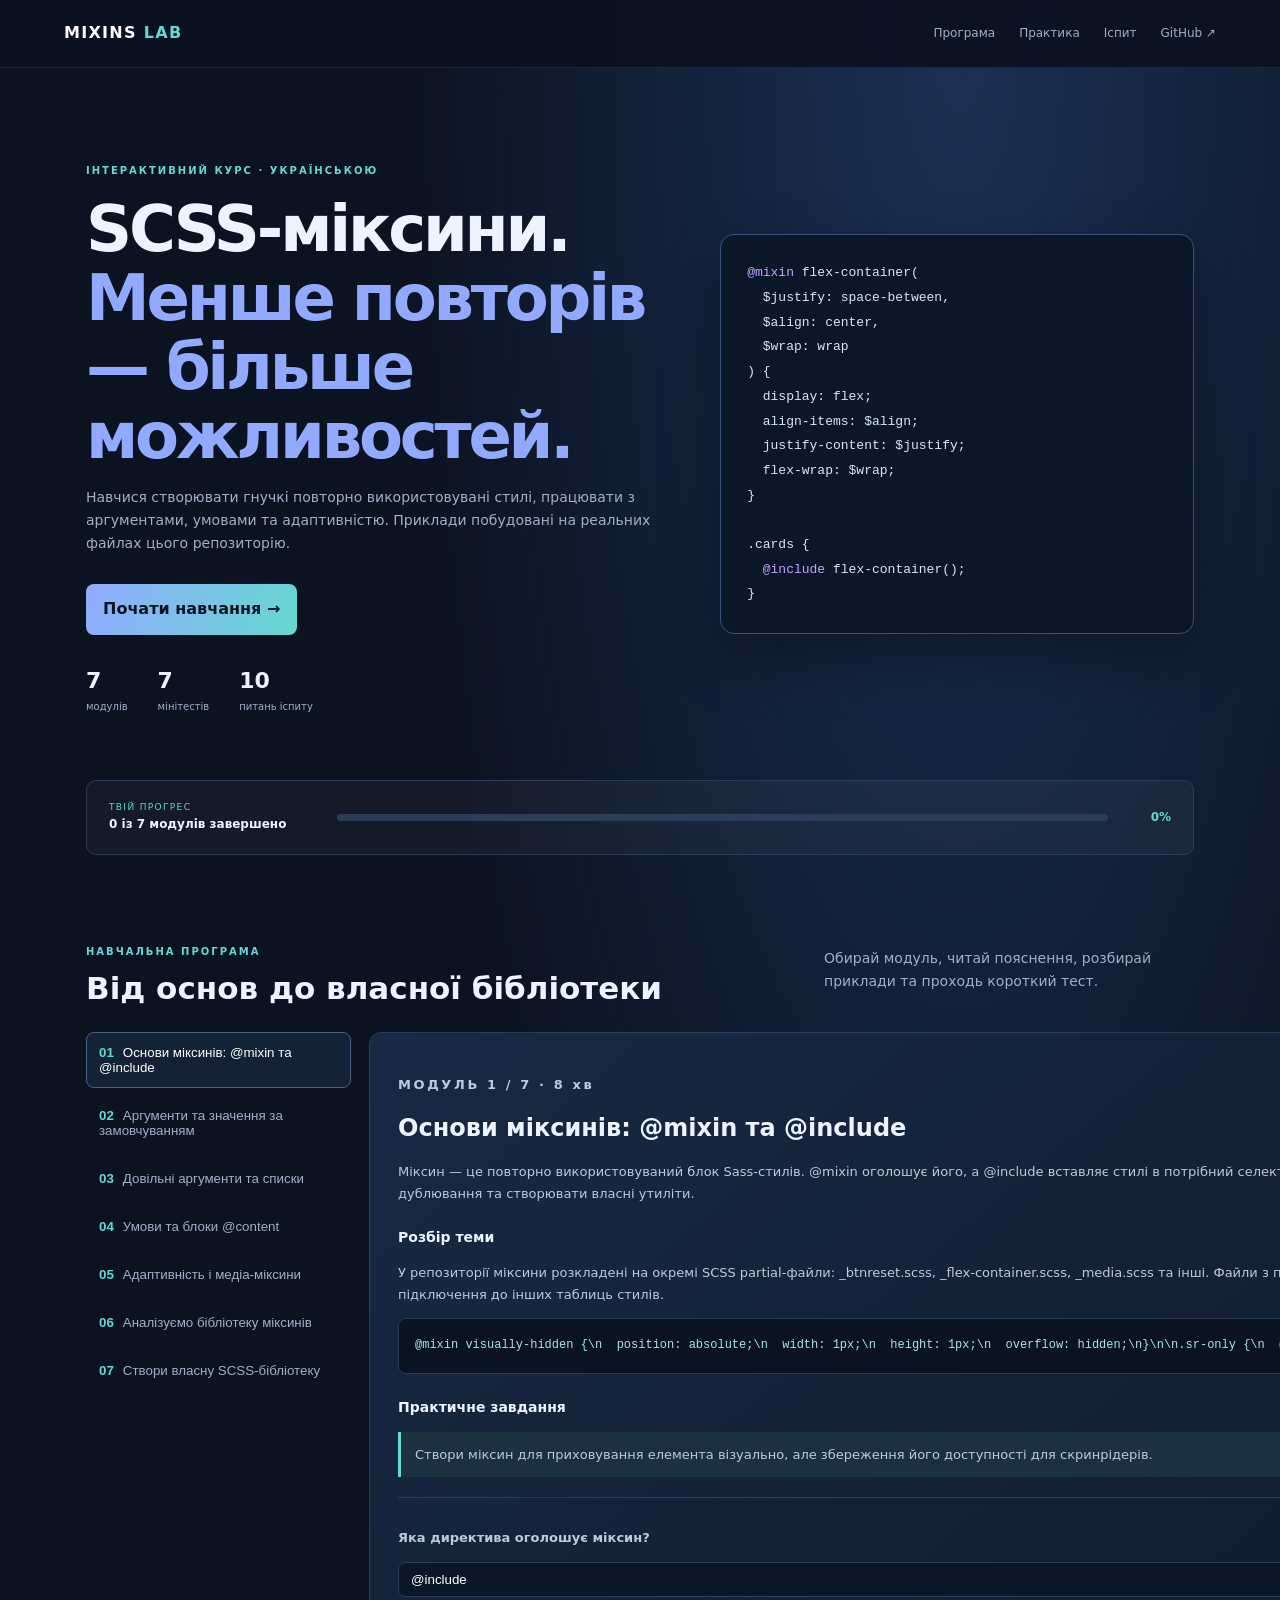
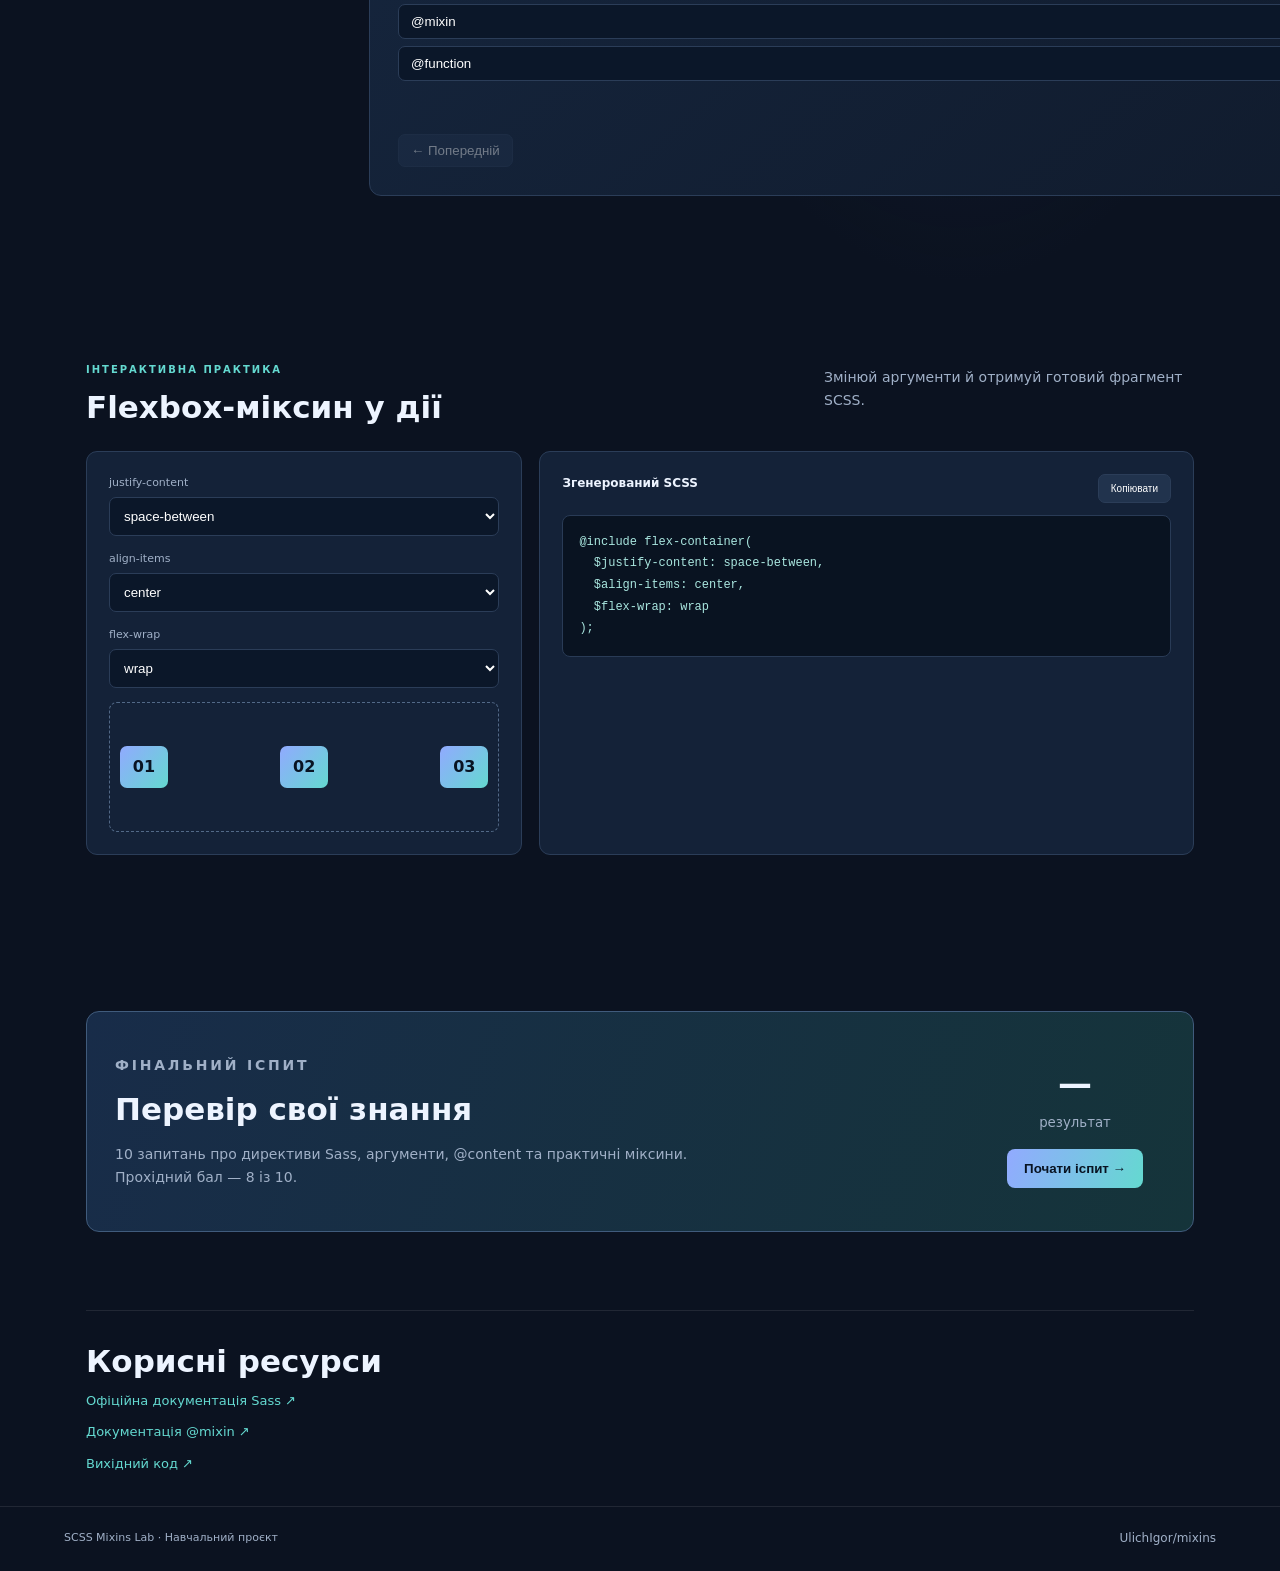
<file: course/index.html>
<!doctype html><html lang="uk"><head><meta charset="utf-8"><meta name="viewport" content="width=device-width,initial-scale=1"><meta name="description" content="Інтерактивний курс українською про SCSS-міксини"><title>SCSS Mixins — курс</title><link rel="stylesheet" href="course.css"><script src="course.js" defer></script></head><body><header><a class="logo" href="#top">MIXINS<span>LAB</span></a><nav><a href="#program">Програма</a><a href="#lab">Практика</a><a href="#exam">Іспит</a><a href="https://github.com/UlichIgor/mixins">GitHub ↗</a></nav></header><main id="top"><section class="hero"><div><p class="eyebrow">ІНТЕРАКТИВНИЙ КУРС · УКРАЇНСЬКОЮ</p><h1>SCSS-міксини.<br><span>Менше повторів — більше можливостей.</span></h1><p class="lead">Навчися створювати гнучкі повторно використовувані стилі, працювати з аргументами, умовами та адаптивністю. Приклади побудовані на реальних файлах цього репозиторію.</p><a class="cta" href="#program">Почати навчання →</a><div class="stats"><b>7 <small>модулів</small></b><b>7 <small>мінітестів</small></b><b>10 <small>питань іспиту</small></b></div></div><pre class="hero-code"><span>@mixin</span> flex-container(<br>  $justify: space-between,<br>  $align: center,<br>  $wrap: wrap<br>) {<br>  display: flex;<br>  align-items: $align;<br>  justify-content: $justify;<br>  flex-wrap: $wrap;<br>}<br><br>.cards {<br>  <span>@include</span> flex-container();<br>}</pre></section><section class="progress"><div><small>ТВІЙ ПРОГРЕС</small><b id="progress-label">0 із 7 модулів</b></div><div class="track"><i id="progress-bar"></i></div><b id="percent">0%</b></section><section id="program"><div class="heading"><div><p class="eyebrow">НАВЧАЛЬНА ПРОГРАМА</p><h2>Від основ до власної бібліотеки</h2></div><p>Обирай модуль, читай пояснення, розбирай приклади та проходь короткий тест.</p></div><div class="layout"><aside id="module-list"></aside><article id="lesson"></article></div></section><section id="lab"><div class="heading"><div><p class="eyebrow">ІНТЕРАКТИВНА ПРАКТИКА</p><h2>Flexbox-міксин у дії</h2></div><p>Змінюй аргументи й отримуй готовий фрагмент SCSS.</p></div><div class="lab"><div class="controls"><label>justify-content<select id="justify"><option>space-between</option><option>center</option><option>flex-start</option><option>flex-end</option><option>space-around</option></select></label><label>align-items<select id="align"><option>center</option><option>stretch</option><option>flex-start</option><option>flex-end</option></select></label><label>flex-wrap<select id="wrap"><option>wrap</option><option>nowrap</option><option>wrap-reverse</option></select></label><div class="preview"><span>01</span><span>02</span><span>03</span></div></div><div class="codebox"><div class="codehead">Згенерований SCSS <button id="copy">Копіювати</button></div><pre id="generated"></pre></div></div></section><section id="exam"><div class="exam-intro"><div><p class="eyebrow">ФІНАЛЬНИЙ ІСПИТ</p><h2>Перевір свої знання</h2><p>10 запитань про директиви Sass, аргументи, @content та практичні міксини. Прохідний бал — 8 із 10.</p></div><div><strong id="score">—</strong><small>результат</small><button class="cta" id="start-exam">Почати іспит →</button></div></div><div id="exam-area" hidden></div></section><section class="resources"><h2>Корисні ресурси</h2><a href="https://sass-lang.com/documentation/" target="_blank" rel="noreferrer">Офіційна документація Sass ↗</a><a href="https://sass-lang.com/documentation/at-rules/mixin/" target="_blank" rel="noreferrer">Документація @mixin ↗</a><a href="https://github.com/UlichIgor/mixins" target="_blank" rel="noreferrer">Вихідний код ↗</a></section></main><footer>SCSS Mixins Lab · Навчальний проєкт <a href="https://github.com/UlichIgor/mixins">UlichIgor/mixins</a></footer></body></html>
</file>
<file: course/course.css>
:root{color-scheme:dark;--bg:#0b1220;--panel:#142238;--line:#2b3d58;--text:#edf4ff;--muted:#a0b0c7;--cyan:#64d9d0;--blue:#91aaff;font-family:Inter,system-ui,sans-serif}*{box-sizing:border-box}html{scroll-behavior:smooth}body{margin:0;background:radial-gradient(ellipse at 75% 0,#1b3154,transparent 42%),var(--bg);color:var(--text);line-height:1.65}header{height:68px;padding:0 max(5vw,22px);display:flex;align-items:center;justify-content:space-between;border-bottom:1px solid #ffffff15;position:sticky;top:0;background:#0b1220eF;backdrop-filter:blur(12px);z-index:3}.logo{font-weight:900;color:white;text-decoration:none;letter-spacing:.08em}.logo span{color:var(--cyan);margin-left:7px}nav{display:flex;gap:24px}nav a,footer a{color:var(--muted);font-size:12px;text-decoration:none}main{max-width:1160px;margin:auto;padding:0 26px}.hero{padding:85px 0 65px;display:grid;grid-template-columns:1.1fr .9fr;gap:55px;align-items:center}.eyebrow{font-size:10px;letter-spacing:.2em;font-weight:800;color:var(--cyan)}h1{font-size:clamp(40px,5vw,65px);line-height:1.08;letter-spacing:-.05em;margin:15px 0}h1 span{color:var(--blue)}.lead,.heading>p,.exam-intro p{color:var(--muted);font-size:14px;max-width:590px}.cta{display:inline-block;border:0;border-radius:8px;background:linear-gradient(110deg,#92aaff,#64d9d0);color:#081322;text-decoration:none;font-weight:800;padding:12px 17px;margin-top:15px;cursor:pointer}.stats{display:flex;gap:30px;margin-top:28px}.stats b{font-size:22px}.stats small{display:block;font-size:10px;color:var(--muted);font-weight:400}.hero-code{padding:26px;border:1px solid #3a5277;border-radius:14px;background:#0b1729;color:#d8e6fa;font:13px/1.9 ui-monospace,monospace;box-shadow:0 25px 60px #0005;overflow:auto}.hero-code span{color:#c5a4ff}.progress{display:grid;grid-template-columns:210px 1fr 45px;gap:18px;align-items:center;padding:19px 22px;background:#ffffff09;border:1px solid var(--line);border-radius:10px}.progress small,.progress b{display:block}.progress small{color:var(--cyan);font-size:9px;letter-spacing:.15em}.progress b{font-size:12px}.track{height:7px;background:#2b3d58;border-radius:9px;overflow:hidden}.track i{display:block;width:0;height:100%;background:linear-gradient(90deg,var(--blue),var(--cyan));transition:width .25s}.progress>#percent{text-align:right;color:var(--cyan)}section[id]{scroll-margin-top:90px}#program,#lab,#exam{padding:78px 0}.heading{display:flex;justify-content:space-between;align-items:end;gap:25px;margin-bottom:25px}.heading h2,.exam-intro h2,.resources h2{font-size:31px;line-height:1.2;margin:0}.heading>p{max-width:370px}.layout{display:grid;grid-template-columns:265px 1fr;gap:18px}#module-list{display:grid;gap:7px;align-content:start}.module-btn{background:transparent;border:1px solid transparent;color:var(--muted);border-radius:8px;text-align:left;padding:12px;cursor:pointer}.module-btn.active{background:var(--panel);border-color:#486184;color:white}.module-btn b{color:var(--cyan);margin-right:9px}#lesson{background:linear-gradient(140deg,#172943,#101a2b);border:1px solid var(--line);border-radius:12px;padding:28px;min-height:470px}#lesson h3{font-size:24px;margin:5px 0}#lesson p{font-size:13px;color:#bdcadd}#lesson h4{font-size:14px;margin:22px 0 6px}#lesson pre,#generated{background:#091321;border:1px solid #293b56;border-radius:8px;padding:16px;overflow:auto;color:#a9e6df;font:12px/1.8 ui-monospace,monospace}.task{padding:12px 14px;border-left:3px solid var(--cyan);background:#1b3040;border-radius:0 8px 8px 0}.quiz{border-top:1px solid var(--line);margin-top:20px;padding-top:16px}.quiz p{font-weight:700}.options{display:grid;gap:7px}.option{padding:9px 12px;border:1px solid var(--line);border-radius:7px;background:#0b1729;color:white;text-align:left;cursor:pointer}.option.good{border-color:#61d5a0;background:#17392f}.option.bad{border-color:#ff8996;background:#3c2430}.feedback{min-height:22px;color:var(--cyan)!important}.lesson-actions{display:flex;justify-content:space-between;margin-top:18px}.lesson-actions button,.codehead button{background:#21334d;border:1px solid var(--line);color:white;border-radius:7px;padding:8px 12px;cursor:pointer}.lesson-actions button:disabled{opacity:.4}.lab{display:grid;grid-template-columns:.8fr 1.2fr;gap:17px}.controls,.codebox{background:var(--panel);border:1px solid var(--line);border-radius:11px;padding:22px}.controls label{display:block;font-size:11px;color:var(--muted);margin-bottom:14px}.controls select{display:block;width:100%;padding:10px;margin-top:5px;background:#0b1729;border:1px solid var(--line);border-radius:7px;color:white}.preview{min-height:130px;border:1px dashed #526987;border-radius:8px;padding:10px;display:flex;gap:8px;align-items:center;justify-content:space-between;flex-wrap:wrap}.preview span{width:48px;height:42px;border-radius:7px;background:linear-gradient(130deg,#91aaff,#64d9d0);display:grid;place-items:center;color:#091322;font-weight:900}.codehead{display:flex;justify-content:space-between;font-size:12px;font-weight:700}.codehead button{font-size:10px}.exam-intro{display:grid;grid-template-columns:1fr 180px;gap:20px;align-items:center;padding:28px;background:linear-gradient(110deg,#182c49,#15343a);border:1px solid #405b7c;border-radius:13px}.exam-intro>div:last-child{text-align:center}.exam-intro strong{display:block;font-size:34px}.exam-intro small{display:block;color:var(--muted)}#exam-area{margin-top:18px;padding:24px;background:var(--panel);border:1px solid var(--line);border-radius:10px}.exam-q{padding:13px 0;border-bottom:1px solid var(--line)}.exam-q p{font-weight:700;font-size:13px}.exam-q label{display:block;color:var(--muted);font-size:12px;padding:5px}.result{padding:18px;background:#17392f;border-radius:8px;margin-top:18px}.result.fail{background:#3b2b20}.resources{padding:32px 0;border-top:1px solid #ffffff17;display:grid;gap:10px}.resources a{color:var(--cyan);font-size:13px;text-decoration:none}footer{padding:22px max(5vw,22px);border-top:1px solid #ffffff17;display:flex;justify-content:space-between;color:var(--muted);font-size:11px}@media(max-width:800px){.hero{grid-template-columns:1fr}.layout{grid-template-columns:1fr}#module-list{grid-template-columns:repeat(2,1fr)}.heading{display:block}.lab{grid-template-columns:1fr}}@media(max-width:540px){main{padding:0 16px}nav{gap:10px}nav a{font-size:10px}nav a:nth-child(2){display:none}.hero{padding-top:55px}.progress{grid-template-columns:1fr 40px}.track{grid-column:1;grid-row:2}.progress>#percent{grid-column:2;grid-row:2}.exam-intro{grid-template-columns:1fr}.exam-intro>div:last-child{text-align:left}#lesson{padding:19px}#module-list{grid-template-columns:1fr}}
</file>
